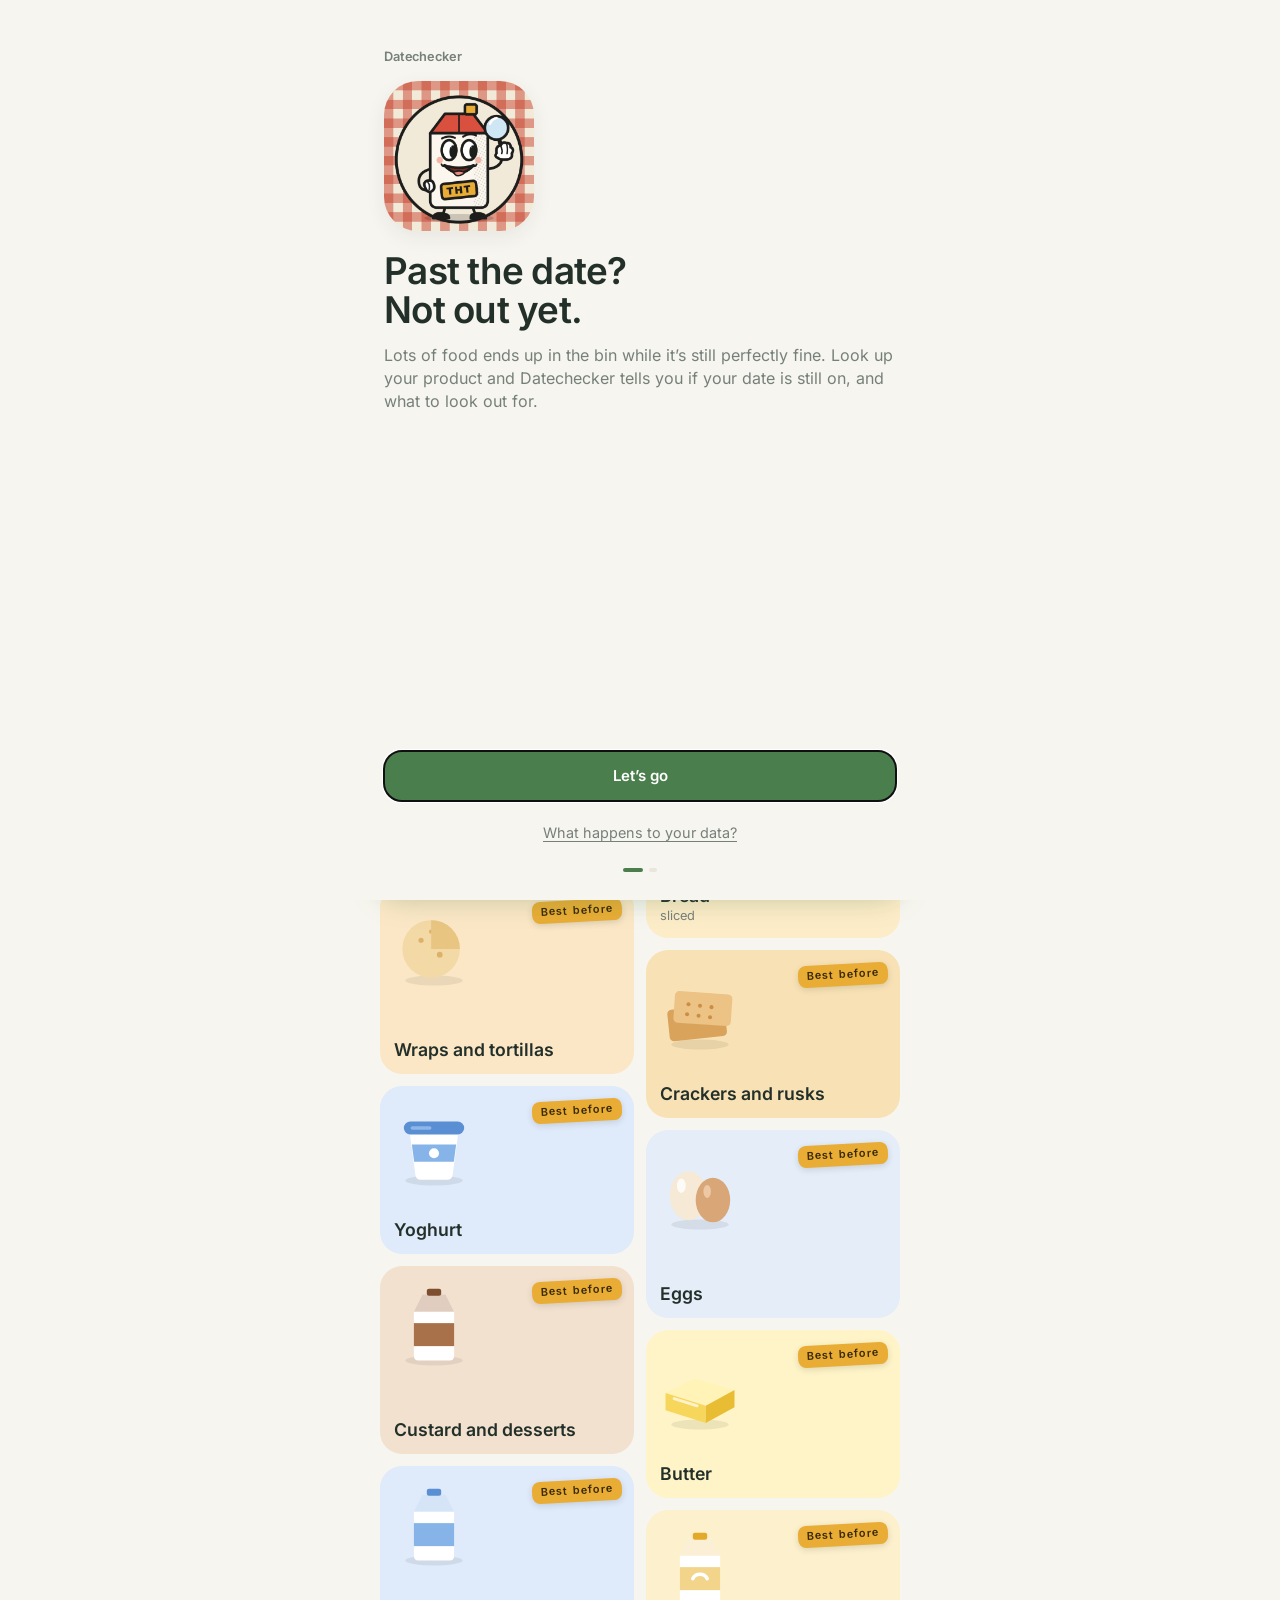
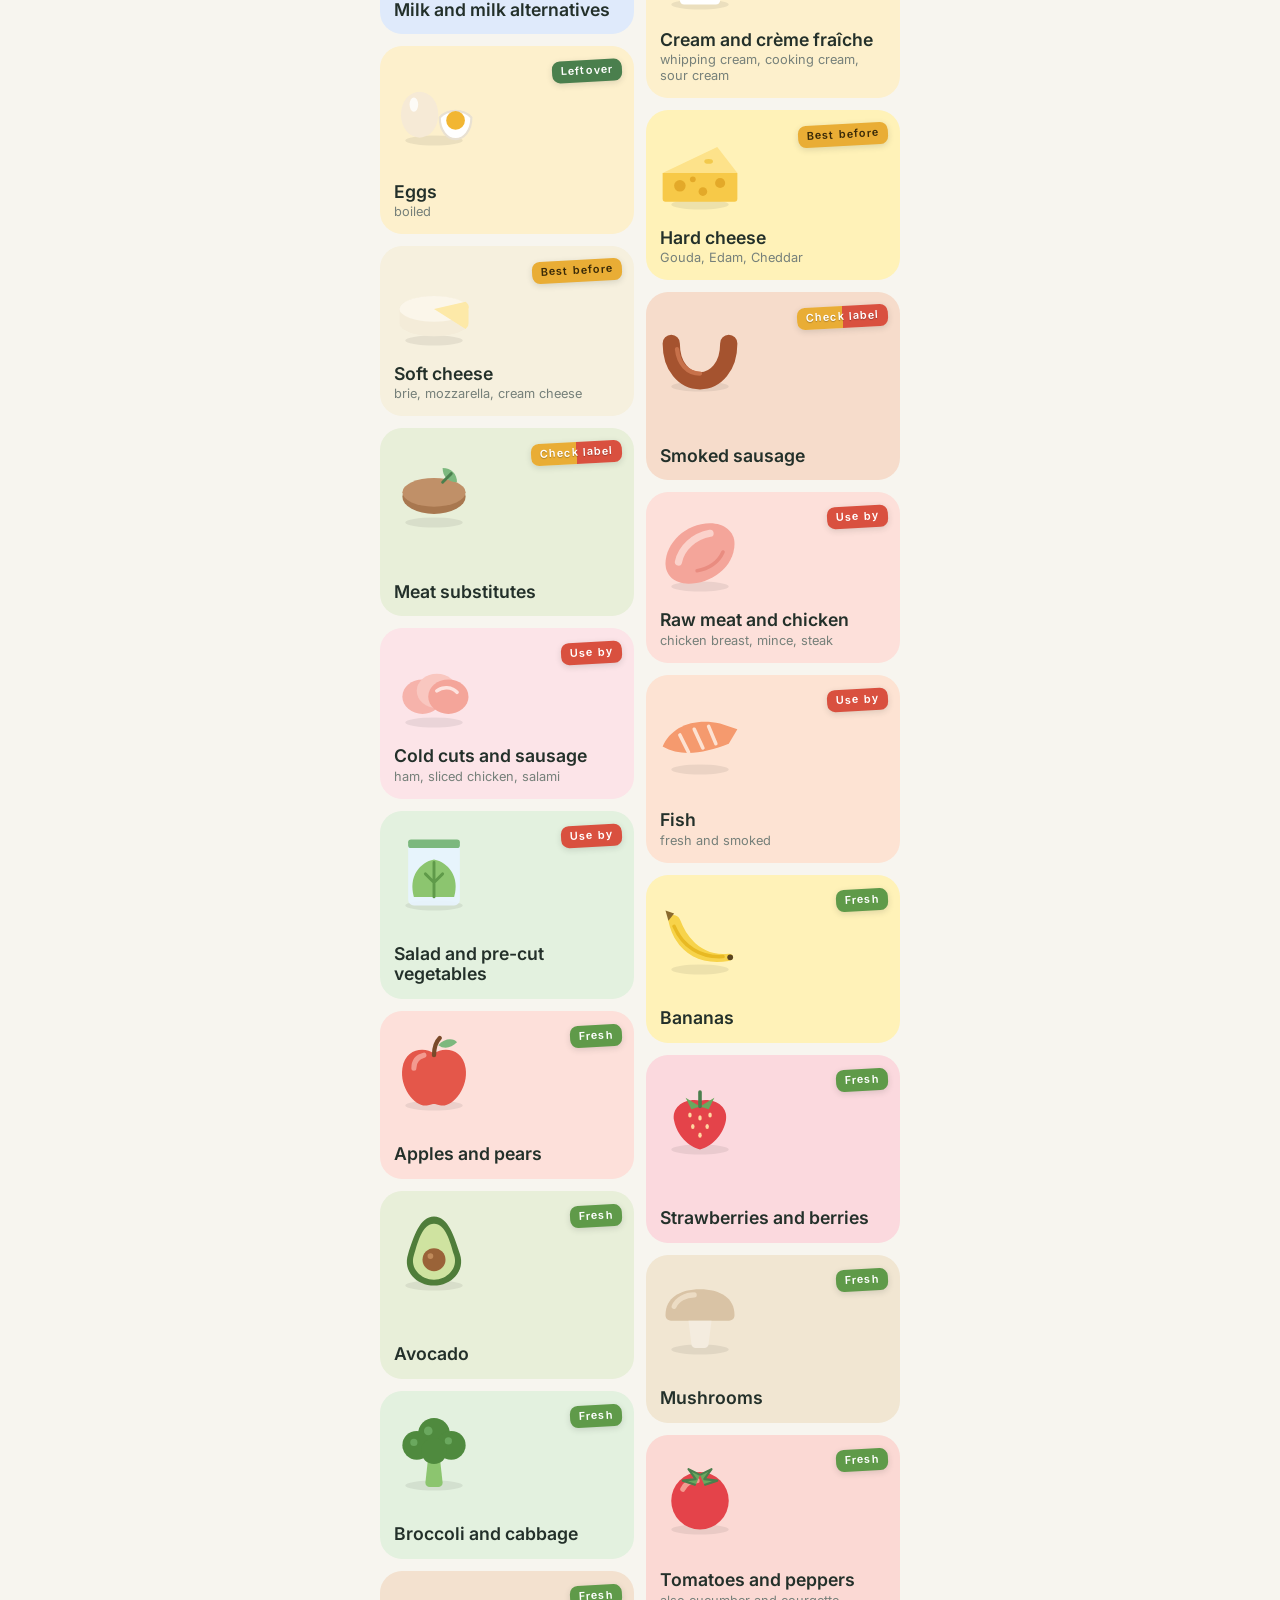
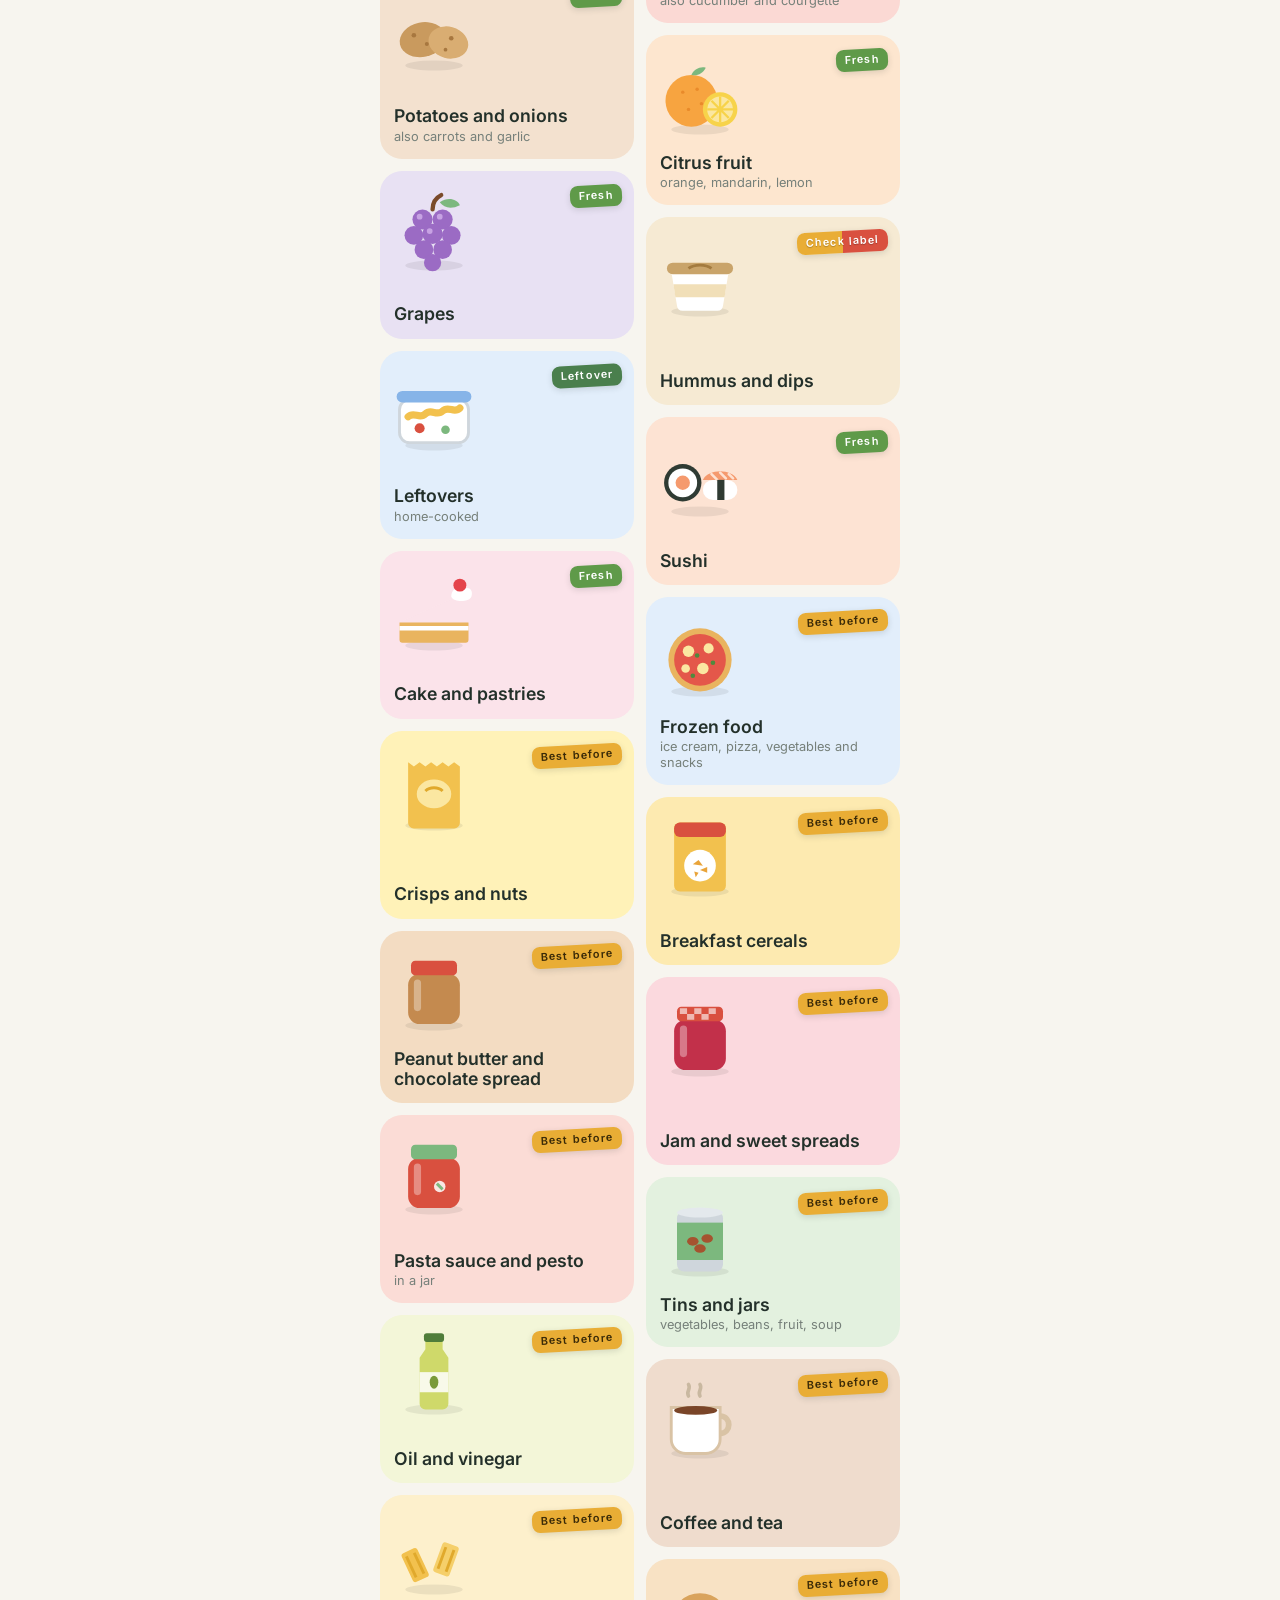
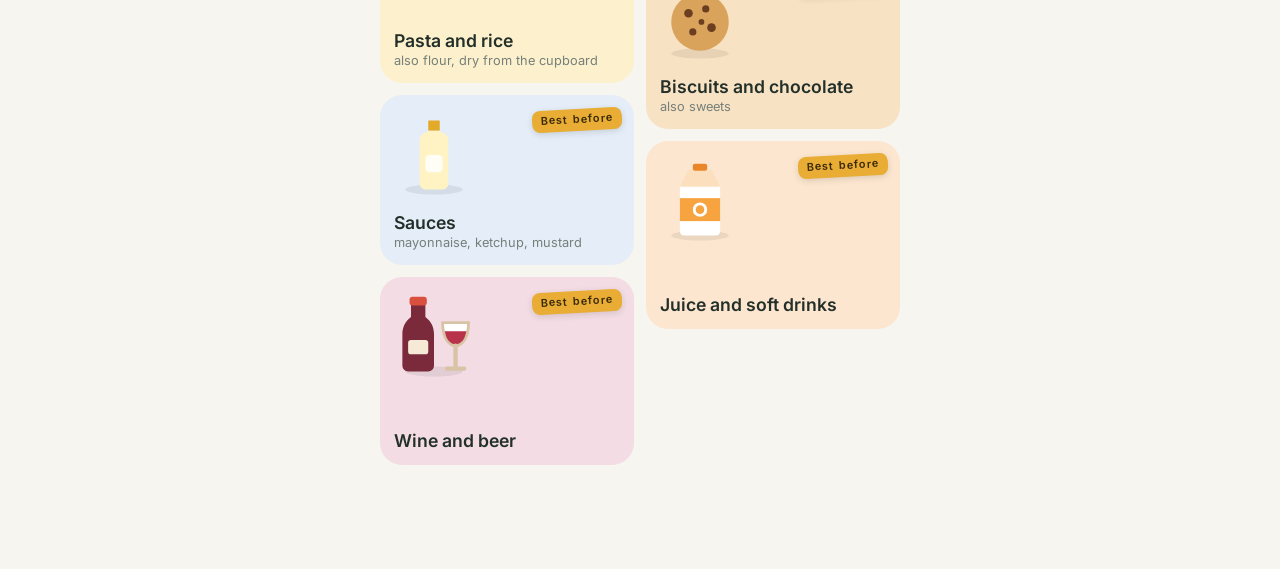
<file: index.html>
<!doctype html>
<html lang="en">
<head>
<meta charset="utf-8">
<meta name="viewport" content="width=device-width, initial-scale=1, viewport-fit=cover">
<meta name="color-scheme" content="light">
<meta name="theme-color" content="#f7f5ef">
<title>Datechecker</title>
<!-- Op het beginscherm: eigen icoon, naam en geen adresbalk -->
<link rel="manifest" href="manifest.webmanifest">
<link rel="icon" href="icons/icon-192.png">
<link rel="apple-touch-icon" href="icons/apple-touch-icon.png">
<meta name="apple-mobile-web-app-capable" content="yes">
<meta name="mobile-web-app-capable" content="yes">
<meta name="apple-mobile-web-app-status-bar-style" content="default">
<meta name="apple-mobile-web-app-title" content="Datechecker">
<link rel="stylesheet" href="css/fonts.css">
<link rel="stylesheet" href="css/app.css">
</head>
<body>

<header class="topbar">
  <div class="brand-row">
    <img class="brand-icon" src="icons/icon-192.png" alt="">
    <span class="brand">Datechecker</span>
    <span class="zonde">an app by Zonde.</span>
  </div>
  <h1 id="page-title"></h1>
</header>

<button id="update-banner" class="update-banner hidden">There’s a new version of the app. <b>Tap to refresh</b></button>

<div id="storage-warning" class="warning hidden">
  This browser doesn’t save your data. Anything you add is gone when you close it.
</div>

<main>
  <!-- ZOEKEN -->
  <section id="tab-zoeken">
    <label class="search-wrap">
      <svg viewBox="0 0 24 24" aria-hidden="true"><circle cx="11" cy="11" r="6.5" fill="none" stroke="currentColor" stroke-width="2"/><path d="M16 16l4.5 4.5" stroke="currentColor" stroke-width="2" stroke-linecap="round"/></svg>
      <input type="search" id="search" class="search" placeholder="Search a product, e.g. yoghurt" autocomplete="off" enterkeyhint="search" aria-label="Search a product">
    </label>
    <div id="search-results"></div>
  </section>

  <!-- DATING TIPS -->
  <section id="tab-tips" class="hidden">
    <p class="tab-intro">Keep your food good for longer, so you have to ghost less often.</p>
    <div id="tips-body"></div>
  </section>

  <!-- TWEEDE LEVEN (fase 4) -->
  <section id="tab-tweede-leven" class="hidden">
    <p class="tab-intro">Past its best, but still good? Give it a second chance.</p>
    <div id="tl-body"></div>
  </section>

  <!-- INSTELLINGEN -->
  <section id="tab-instellingen" class="hidden">
    <div class="alleen-plus hidden">
    <h2>Datechecker Plus</h2>
    <p class="muted small">Add your own products and recipes. One-time, no subscription. Checking food always stays free.</p>
    <div id="set-plus"></div>

    <h2>Support Datechecker</h2>
    <p class="muted small">Datechecker is free and ad-free. Want to thank the maker? You can, with a small amount of your choice.</p>
    <div id="set-steun"></div>
    </div>

    <h2>Backup</h2>
    <p class="muted small">On an iPhone, Safari deletes your data if you don’t open the app for 7 days, unless it’s on your home screen. So a backup is smart. <span id="backup-info"></span></p>
    <button class="settings-row" id="backup-save"><span>Save as file</span><span class="muted">›</span></button>
    <button class="settings-row" id="backup-restore"><span>Restore backup</span><span class="muted">›</span></button>
    <input type="file" id="backup-file" accept="application/json,.json" hidden>

    <h2>Other</h2>
    <button class="settings-row" id="settings-welcome"><span>Show welcome screen again</span><span class="muted">›</span></button>
    <button class="settings-row" data-open-privacy><span>Privacy: what happens to your data?</span><span class="muted">›</span></button>
    <a class="settings-row alleen-plus hidden" href="voorwaarden.html" target="_blank" rel="noopener"><span>Datechecker Plus terms</span><span class="muted">›</span></a>
  </section>
</main>

<nav class="tabbar">
  <button data-tab="zoeken" class="on" aria-label="Search">
    <svg viewBox="0 0 24 24" aria-hidden="true"><circle cx="11" cy="11" r="6.5" fill="none" stroke="currentColor" stroke-width="2"/><path d="M16 16l4.5 4.5" stroke="currentColor" stroke-width="2" stroke-linecap="round"/></svg>
    <span>Search</span>
  </button>
  <button data-tab="tips" aria-label="Dating tips">
    <svg viewBox="0 0 24 24" aria-hidden="true"><path d="M9 18h6M10 21h4M12 3a6 6 0 0 0-3.5 10.9c.6.4 1 1.1 1 1.8V16h5v-.3c0-.7.4-1.4 1-1.8A6 6 0 0 0 12 3z" fill="none" stroke="currentColor" stroke-width="2" stroke-linecap="round" stroke-linejoin="round"/></svg>
    <span>Tips</span>
  </button>
  <button data-tab="tweede-leven" aria-label="Second chance">
    <svg viewBox="0 0 24 24" aria-hidden="true"><path d="M5 19c0-8 5-13 14-14-1 9-6 14-14 14zM5 19l7-7" fill="none" stroke="currentColor" stroke-width="2" stroke-linecap="round" stroke-linejoin="round"/></svg>
    <span>Second chance</span>
  </button>
  <button data-tab="instellingen" aria-label="Settings">
    <svg viewBox="0 0 24 24" aria-hidden="true"><path d="M4 7h10M18 7h2M4 17h4M12 17h8" stroke="currentColor" stroke-width="2" stroke-linecap="round"/><circle cx="16" cy="7" r="2" fill="none" stroke="currentColor" stroke-width="2"/><circle cx="10" cy="17" r="2" fill="none" stroke="currentColor" stroke-width="2"/></svg>
    <span>Settings</span>
  </button>
</nav>

<dialog id="privacy-sheet" class="sheet">
  <div class="sheet-handle"></div>
  <div class="sheet-body privacy">
    <h2 class="sheet-title">Privacy</h2>
    <p><strong>In short: this app collects nothing about you.</strong> No account, no ads and no tracking. The maker of the app can’t see what you look up. Only when you say you ate something does an anonymous signal go to the shared counter.</p>

    <h3>What stays on your phone</h3>
    <p>Everything you put in the app, and your settings. It’s only stored in the browser on your own phone. Delete the app or the website data and it’s gone. That’s why you can make a backup; you keep that file yourself, wherever you like.</p>

    <h3>Services that see something</h3>
    <p>Like any website, the services the app uses see your IP address:</p>
    <ul>
      <li><b>GitHub Pages</b> delivers the app itself.</li>
      <li><b>Cloudflare</b> keeps the shared counter. When you choose “Eaten”, it only receives the estimated weight (for example 500 grams) and a random number your phone makes up itself. Not which product, not when you checked it, and nothing about you. That number only exists to stop anyone from inflating the counter (20 per day at most) and is deleted after 2 days.</li>
      <li class="alleen-plus hidden"><b>Stripe</b> processes the payment when you support Datechecker or buy Plus. Stripe then sees your payment details and email address, like with any online payment. Datechecker itself doesn’t get them: after payment, the counter only checks with Stripe whether payment was made, and stores an unlock code. Who paid isn’t stored with it.</li>
    </ul>
    <p>The fonts are built into the app itself; no other service is used for them.</p>

    <h3>Delete everything</h3>
    <p>Remove the app from your home screen, or clear the website data in your Safari settings.</p>
    <p class="muted small">Updated on 2 November 2026.</p>
  </div>
</dialog>

<!-- Welkom (eerste keer) -->
<dialog id="welcome" class="welcome">
  <div class="w-step">
    <span class="brand">Datechecker</span>
    <img class="w-mascot" src="icons/icon-512.png" alt="">
    <h2 class="w-title">Past the date?<br>Not out yet.</h2>
    <p>Lots of food ends up in the bin while it’s still perfectly fine. Look up your product and Datechecker tells you if your date is still on, and what to look out for.</p>
    <button class="btn primary" id="w-start">Let’s go</button>
    <button class="link w-privacy" data-open-privacy>What happens to your data?</button>
  </div>
  <div class="w-step hidden">
    <span class="brand">1 of 1</span>
    <h2 class="w-title" id="w-home-title">Add the app to your home screen</h2>
    <div id="w-homescreen"></div>
    <button class="btn primary" id="w-done">Get started</button>
  </div>
  <div class="w-dots"><span></span><span></span></div>
</dialog>

<!-- Productpagina: schermvullend, met een gekleurd vlak bovenaan -->
<dialog id="product-sheet" class="product-view">
  <div class="hero gingham-soft" id="product-hero">
    <button class="back" id="product-back" aria-label="Back">
      <svg viewBox="0 0 24 24" width="22" height="22" aria-hidden="true"><path d="M15 5l-7 7 7 7" fill="none" stroke="currentColor" stroke-width="2.4" stroke-linecap="round" stroke-linejoin="round"/></svg>
    </button>
    <div id="product-hero-icon"></div>
  </div>
  <div class="panel product" id="product-body"></div>
</dialog>

<!-- Datechecker Plus -->
<dialog id="plus-sheet" class="sheet">
  <div class="sheet-handle"></div>
  <div class="sheet-body plus" id="plus-body"></div>
</dialog>

<!-- Eigen product of recept toevoegen (Plus) -->
<dialog id="eigen-sheet" class="sheet">
  <div class="sheet-handle"></div>
  <div class="sheet-body eigen" id="eigen-body"></div>
</dialog>

<!-- Recept -->
<dialog id="recept-sheet" class="sheet">
  <div class="sheet-handle"></div>
  <div class="sheet-body recipe" id="recept-body"></div>
</dialog>

<!-- Uitleg THT en TGT -->
<dialog id="info-sheet" class="sheet">
  <div class="sheet-handle"></div>
  <div class="sheet-body info">
    <h2 class="sheet-title">Two kinds of dates</h2>
    <div class="info-card tht">
      <span class="sticker tht">Best before</span>
      <h3>Best before</h3>
      <p>A quality date. Until that date the food is at its best. After it, it’s often still fine: look, smell and taste. This is where you can save the most food.</p>
      <p class="muted small">For example: bread, yoghurt, cheese, eggs, pasta, rice, biscuits.</p>
    </div>
    <div class="info-card tgt">
      <span class="sticker tgt">Use by</span>
      <h3>Use by</h3>
      <p>A safety date. Don’t eat it after the date, even if it looks fine. You can’t see or smell harmful bacteria. You can freeze it before the date, though.</p>
      <p class="muted small">For example: fresh meat, chicken, fish, cold cuts.</p>
    </div>
    <p class="source">Source: <a href="https://www.voedingscentrum.nl/encyclopedie/houdbaarheidsdatums-tht-tgt.aspx" target="_blank" rel="noopener">Voedingscentrum</a></p>
  </div>
</dialog>

<div id="toast" class="toast"></div>

<script src="js/db.js"></script>
<script src="js/app.js"></script>
<script src="js/iconen.js"></script>
<script src="js/producten.js"></script>
<script src="js/zoeken.js"></script>
<script src="js/product.js"></script>
<script src="js/tips.js"></script>
<script src="js/tweedeleven.js"></script>
<script src="js/gered.js"></script>
<script src="js/plus.js"></script>
<script src="js/onboarding.js"></script>
<script src="js/backup.js"></script>
<script src="js/pwa.js"></script>
</body>
</html>
</file>
<file: css/fonts.css>
/* Lettertypes in de app zelf (SIL Open Font License), zodat de app offline werkt en Google niet meekijkt. Alleen de latin-tekens. */
@font-face {
  font-family: 'DM Serif Display';
  font-style: normal;
  font-weight: 400;
  font-display: swap;
  src: url(../fonts/DMSerifDisplay.woff2) format('woff2');
}
@font-face {
  font-family: 'Inter';
  font-style: normal;
  font-weight: 400 600;
  font-display: swap;
  src: url(../fonts/Inter.woff2) format('woff2');
}
</file>
<file: css/app.css>
/* Datechecker, een app van Zonde.
   Vrolijk en zacht: pastelkaarten, platte iconen, ronde vormen en een groene onderbalk.
   Knipoog naar de serie: het geruite tafelkleed (achter het icoon op de productpagina) en de supermarktstickers. */
:root {
  --bg: #f7f5ef;
  --card: #ffffff;
  --ink: #23302a;
  --muted: #76807a;
  --line: #e9e6dc;
  --soft: #f0eee6;
  --green: #7cb87e;
  --green-dark: #4a7f4d;
  --green-soft: #e3f1df;
  --tomato: #d9503f;
  --tomato-soft: #fde0da;
  --mustard: #e9ad35;
  --mustard-soft: #fdf0cc;
  --danger: #b8432f;
  --round: ui-rounded, "SF Pro Rounded", "Nunito", Inter, system-ui, -apple-system, "Segoe UI", sans-serif;
  --sans: Inter, system-ui, -apple-system, "Segoe UI", Roboto, sans-serif;
  --radius: 22px;
  --shadow: 0 6px 20px rgba(35, 48, 42, .07);
  --tabbar-h: 64px;
  --safe-b: env(safe-area-inset-bottom, 0px);
}

* { box-sizing: border-box; -webkit-tap-highlight-color: transparent; }
html { background: var(--bg); }
body {
  margin: 0 auto;
  max-width: 560px;
  min-height: 100vh;
  font-family: var(--round);
  font-size: 15px;
  line-height: 1.45;
  background: var(--bg);
  color: var(--ink);
  padding-bottom: calc(var(--tabbar-h) + var(--safe-b) + 40px);
}
button { font: inherit; color: inherit; }
h1, h2, h3 { margin: 0; font-weight: 700; }
h2 { font-size: 1.15rem; }
.hidden { display: none !important; }
.muted { color: var(--muted); }
.small { font-size: .85rem; }
.row { display: flex; gap: 8px; }
.row > .btn { flex: 1; }

/* ---------- Kop ---------- */
.topbar {
  position: relative;
  background: var(--bg);
  padding: calc(env(safe-area-inset-top, 0px) + 12px) 20px 12px;
}
.brand-row { display: flex; align-items: center; gap: 8px; }
.brand-icon { width: 26px; height: 26px; border-radius: 8px; }
.brand { font-weight: 800; font-size: .95rem; letter-spacing: -.01em; }
.zonde { margin-left: auto; font-size: .72rem; color: var(--muted); }
.topbar h1 { font-size: 1.85rem; line-height: 1.12; letter-spacing: -.02em; margin-top: 14px; font-weight: 800; }
.topbar h1 em { font-style: normal; color: var(--tomato); }
main { padding: 0 20px; }

/* ---------- Onderbalk: zwevende groene pil ---------- */
.tabbar {
  position: fixed; z-index: 20;
  left: 16px; right: 16px; bottom: calc(var(--safe-b) + 12px);
  max-width: 528px; margin: 0 auto;
  height: var(--tabbar-h); padding: 8px;
  display: flex; gap: 6px; align-items: center;
  background: var(--green); border-radius: 26px;
  box-shadow: 0 10px 28px rgba(74, 127, 77, .35);
}
.tabbar button {
  flex: 1; height: 100%; border: 0; border-radius: 19px; background: none; cursor: pointer;
  display: flex; align-items: center; justify-content: center; gap: 8px;
  color: #fff; font-weight: 700; font-size: .85rem;
  transition: background-color .2s, color .2s, flex-grow .25s;
}
.tabbar svg { width: 22px; height: 22px; flex: none; }
.tabbar button span { display: none; white-space: nowrap; }
.tabbar button.on { flex: 1.8; background: #fff; color: var(--green-dark); }
.tabbar button.on span { display: inline; }

.warning {
  margin: 0 20px 12px; padding: 10px 12px; border-radius: 14px;
  background: var(--mustard-soft); color: #6b4310; font-size: .9rem;
}

/* ---------- Knoppen en chips ---------- */
.btn {
  display: block; width: 100%;
  min-height: 50px; padding: 12px 18px;
  border: 0; border-radius: 18px;
  background: var(--soft); cursor: pointer; font-weight: 700;
}
.btn.primary { background: var(--green-dark); color: #fff; }
.btn.danger { color: var(--danger); }
.btn.ghost { background: transparent; color: var(--muted); }
.btn.small { width: auto; min-height: 36px; padding: 6px 14px; font-size: .85rem; }
.btn:disabled { opacity: .35; cursor: default; }
.link { border: 0; background: none; padding: 6px 0; cursor: pointer; font-size: .85rem; text-decoration: underline; text-underline-offset: 3px; }

.chips { display: flex; flex-wrap: wrap; gap: 8px; }
.chip {
  flex: none;
  min-height: 40px; padding: 8px 16px;
  border: 0; border-radius: 14px;
  background: var(--soft); cursor: pointer; font-size: .9rem; font-weight: 600; white-space: nowrap;
}
.chip.on { background: var(--green-dark); color: #fff; }
.chip.warn.on { background: var(--tomato); color: #fff; }

.label { font-size: .8rem; font-weight: 700; color: var(--muted); margin: 22px 0 10px; }
.label .muted { font-weight: 500; }

.btn, .chip, .product-card, .cat-tile, .recent-card, .info-banner { transition: transform .12s ease, background-color .15s, color .15s; }
.btn:active, .chip:active, .product-card:active, .cat-tile:active, .recent-card:active, .info-banner:active { transform: scale(.97); }

.empty { text-align: center; padding: 30px 10px; }
.empty h2 { margin-bottom: 6px; }
.empty p { margin: 0 0 20px; }
.empty-icon { width: 84px; height: 84px; }

/* ---------- Supermarktsticker ---------- */
.sticker {
  display: inline-flex; align-items: center;
  padding: 3px 9px; border-radius: 8px;
  font-family: var(--sans); font-size: .68rem; font-weight: 700; letter-spacing: .1em;
  color: #fff; background: var(--ink);
  box-shadow: 0 2px 6px rgba(35, 48, 42, .15);
  transform: rotate(-3deg);
}
.sticker.tht { background: var(--mustard); color: #3a2a08; }
.sticker.tgt { background: var(--tomato); }
.sticker.kies { background: linear-gradient(90deg, var(--mustard) 50%, var(--tomato) 50%); color: #fff; text-shadow: 0 1px 1px rgba(0,0,0,.25); }
.sticker.zelf { background: var(--green-dark); }
.sticker.los { background: #5f9a49; color: #fff; }

/* ---------- Zoeken ---------- */
.search-wrap {
  display: flex; align-items: center; gap: 10px;
  padding: 0 16px; min-height: 54px; margin-top: 4px;
  background: var(--card); border-radius: 18px; box-shadow: var(--shadow);
  color: var(--muted);
}
.search-wrap svg { width: 20px; height: 20px; flex: none; }
.search {
  flex: 1; min-width: 0; height: 54px; border: 0; outline: 0; background: none;
  font: inherit; font-size: 16px; color: var(--ink); /* 16px: geen inzoomen op iPhone */
}
.search::placeholder { color: var(--muted); }
input[type=search]::-webkit-search-decoration { -webkit-appearance: none; }
#search-results { margin-top: 18px; }

.section-head { display: flex; align-items: center; justify-content: space-between; margin: 26px 0 12px; }
.section-head h2 { font-size: 1.1rem; }
.pill-link { border: 0; border-radius: 10px; padding: 6px 12px; background: var(--soft); font-size: .78rem; font-weight: 700; color: var(--muted); cursor: pointer; }

/* Banner bovenaan */
.info-banner {
  display: flex; align-items: center; justify-content: space-between; gap: 12px;
  width: 100%; padding: 18px; border: 0; border-radius: var(--radius); cursor: pointer; text-align: left;
  background: linear-gradient(135deg, #dcefd6, #c6e3c0);
  position: relative; overflow: hidden;
}
.info-text { display: flex; flex-direction: column; gap: 2px; }
.info-text b { font-size: 1.35rem; font-weight: 800; letter-spacing: -.01em; }
.info-text span { font-size: .88rem; color: #3f5a42; }
.info-text .info-link { margin-top: 10px; align-self: flex-start; padding: 6px 12px; border-radius: 10px; background: var(--green-dark); color: #fff; font-weight: 700; font-size: .8rem; }
.info-stickers { display: flex; flex-direction: column; gap: 10px; align-items: center; padding-right: 6px; }
.info-stickers .sticker { font-size: .95rem; padding: 6px 12px; }
.info-stickers .sticker.tgt { transform: rotate(6deg); }

/* Categorie-tegels */
.cat-row { display: flex; gap: 10px; overflow-x: auto; margin: 0 -20px; padding: 0 20px 4px; scrollbar-width: none; }
.cat-row::-webkit-scrollbar { display: none; }
.cat-row .cat-tile { flex: none; width: 78px; }
.cat-tile {
  display: flex; flex-direction: column; align-items: center; gap: 6px;
  border: 0; background: none; padding: 0; cursor: pointer; font-size: .8rem; font-weight: 600; color: var(--muted);
}
.cat-icon {
  width: 100%; aspect-ratio: 1; border-radius: 20px; background: var(--kleur);
  display: flex; align-items: center; justify-content: center;
  outline: 2.5px solid transparent; outline-offset: -2.5px; transition: outline-color .15s;
}
.cat-icon svg { width: 76%; height: 76%; }
.cat-tile.on { color: var(--ink); }
.cat-tile.on .cat-icon { outline-color: var(--green-dark); }

/* Onlangs opgezocht: horizontaal scrollen */
.recent-row { display: flex; gap: 10px; overflow-x: auto; margin: 0 -20px; padding: 2px 20px 6px; scrollbar-width: none; }
.recent-row::-webkit-scrollbar { display: none; }
.recent-card {
  flex: none; display: flex; align-items: center; gap: 8px;
  padding: 8px 14px 8px 8px; border: 0; border-radius: 16px; cursor: pointer;
  background: var(--card); box-shadow: var(--shadow); font-weight: 700; font-size: .9rem;
}
.recent-card svg { width: 36px; height: 36px; padding: 4px; border-radius: 11px; background: var(--kleur); }

/* Productkaarten: twee kolommen */
.product-grid { display: grid; grid-template-columns: 1fr 1fr; gap: 12px; align-items: start; }
.grid-col { display: flex; flex-direction: column; gap: 12px; }
.grid-col:nth-child(2) { margin-top: 44px; }
/* Net niet even hoog, voor het speelse om-en-om-effect */
.grid-col:nth-child(1) .product-card:nth-child(even), .grid-col:nth-child(2) .product-card:nth-child(odd) { min-height: 188px; }
.product-card {
  position: relative; display: flex; flex-direction: column; align-items: flex-start;
  min-height: 168px; padding: 14px; border: 0; border-radius: var(--radius); cursor: pointer; text-align: left;
  background: var(--kleur);
}
.card-icon { width: 92px; height: 92px; margin: 0 0 auto -6px; }
.product-card .sticker { position: absolute; top: 14px; right: 12px; }
.product-name { font-size: 1.1rem; font-weight: 800; line-height: 1.15; margin-top: 12px; }
.product-sub { font-size: .8rem; color: var(--muted); line-height: 1.25; margin-top: 2px; }

/* ---------- Productpagina ---------- */
dialog.product-view {
  position: fixed; inset: 0; width: 100%; max-width: 560px; height: 100vh; height: 100dvh; max-height: none;
  margin: 0 auto; padding: 0; border: 0; background: var(--bg); color: var(--ink);
  overflow-y: auto; -webkit-overflow-scrolling: touch;
}
dialog.product-view[open] { animation: slideIn .28s cubic-bezier(.2,.7,.2,1); }
dialog.product-view::backdrop { background: var(--bg); }
@keyframes slideIn { from { transform: translateX(30px); opacity: 0; } }
.hero {
  position: relative; height: 290px;
  display: flex; align-items: center; justify-content: center;
  background-color: var(--kleur);
  padding-top: env(safe-area-inset-top, 0px);
}
/* Heel licht geruit tafelkleed over de kleur */
.gingham-soft {
  background-image:
    linear-gradient(90deg, rgba(255,255,255,.35) 50%, transparent 50%),
    linear-gradient(rgba(255,255,255,.35) 50%, transparent 50%);
  background-size: 36px 36px;
}
.back {
  position: absolute; left: 16px; top: calc(env(safe-area-inset-top, 0px) + 14px);
  width: 44px; height: 44px; border: 0; border-radius: 14px; cursor: pointer;
  display: flex; align-items: center; justify-content: center;
  background: rgba(255,255,255,.75); color: var(--ink);
}
.hero-icon { width: 170px; height: 170px; margin-top: 10px; filter: drop-shadow(0 10px 14px rgba(35,48,42,.12)); }
.panel {
  position: relative; margin-top: -30px; min-height: calc(100dvh - 260px);
  padding: 26px 20px calc(36px + var(--safe-b));
  background: var(--card); border-radius: 30px 30px 0 0;
}
.kicker { font-size: .8rem; font-weight: 700; color: var(--muted); }
.product-title { font-size: 1.9rem; line-height: 1.1; letter-spacing: -.02em; margin: 2px 0 14px; font-weight: 800; }
.date-type { display: flex; align-items: flex-start; gap: 12px; padding: 12px 14px; border-radius: 16px; background: var(--soft); }
.date-type .sticker { flex: none; margin-top: 2px; }
.date-type p { margin: 0; font-size: .88rem; }
.product .chip { white-space: normal; text-align: left; max-width: 100%; }
.product h3 { margin: 26px 0 8px; font-size: 1rem; }
.product > p:not(.label) { margin: 0; }

/* Datum invullen */
.date-row { display: flex; gap: 8px; align-items: stretch; }
.date-input {
  flex: 1; min-width: 0; min-height: 50px; padding: 10px 14px;
  border: 2px solid var(--line); border-radius: 16px;
  background: var(--card); color: var(--ink); font: inherit; font-size: 16px; font-weight: 600;
  -webkit-appearance: none; appearance: none; text-align: left;
}
.date-input:focus { border-color: var(--green); outline: 0; }
.date-input::-webkit-date-and-time-value { text-align: left; }
.date-row .chip { min-height: 50px; }
.date-feedback { margin: 8px 2px 0 !important; min-height: 1.2em; font-weight: 700; font-size: .92rem; }

/* De drie uitkomsten */
.verdict {
  display: flex; align-items: center; gap: 14px;
  margin-top: 22px; padding: 16px; border-radius: var(--radius);
  animation: pop .35s cubic-bezier(.2,.9,.3,1.3) both;
}
.verdict-icon { flex: none; width: 58px; height: 58px; }
.verdict strong { display: block; font-size: 1.45rem; line-height: 1.1; font-weight: 800; letter-spacing: -.01em; }
.verdict p { margin: 4px 0 0; font-size: .9rem; }
.verdict.match { background: var(--green-soft); }
.verdict.twijfel { background: var(--mustard-soft); }
.verdict.ghost { background: var(--tomato-soft); }
.verdict.leeg { background: none; border: 2px dashed var(--line); color: var(--muted); animation: none; }
.verdict.leeg p { margin: 0; }
@keyframes pop { from { opacity: 0; transform: scale(.94); } }
.rule { margin: 8px 4px 0 !important; font-size: .88rem; color: var(--muted); }

/* Inklapbare blokken */
.fold { border-radius: 18px; background: var(--soft); margin-top: 10px; }
.fold:first-of-type { margin-top: 24px; }
.fold summary {
  list-style: none; cursor: pointer; padding: 15px 16px; font-weight: 700;
  display: flex; justify-content: space-between; align-items: center;
}
.fold summary::-webkit-details-marker { display: none; }
.fold summary::after {
  content: "+"; width: 26px; height: 26px; border-radius: 9px; background: var(--card);
  display: flex; align-items: center; justify-content: center; font-size: 1.1rem; color: var(--muted);
}
.fold[open] summary::after { content: "–"; }
.fold > :not(summary) { margin: 0 16px 16px; }
.checks, .ideas { padding-left: 20px; display: grid; gap: 8px; font-size: .93rem; }
.ideas li::marker { color: var(--green); }
.checks li::marker { color: var(--mustard); }

.disclaimer { margin-top: 24px !important; padding: 12px 14px; border-radius: 16px; background: var(--mustard-soft); font-size: .84rem; }
.source { margin-top: 12px !important; font-size: .76rem; color: var(--muted); }
.source a { color: inherit; }

/* ---------- Sheets (schuiven van onderen omhoog) ---------- */
dialog.sheet {
  position: fixed; inset: auto 0 0 0;
  width: 100%; max-width: 560px; max-height: 92vh; max-height: 92dvh;
  margin: 0 auto; padding: 0; border: 0;
  border-radius: 28px 28px 0 0;
  background: var(--card); color: var(--ink);
  display: none; flex-direction: column;
}
dialog.sheet:focus { outline: none; }
dialog.sheet[open] { display: flex; animation: up .22s ease-out; }
dialog.sheet::backdrop { background: rgba(35, 48, 42, .4); }
@keyframes up { from { transform: translateY(40px); opacity: 0; } }
/* Greep: een brede strook bovenaan om aan te slepen; het streepje is alleen de zichtbare hint. */
.sheet-handle {
  flex: none; width: 100%; height: 30px; cursor: grab;
  touch-action: none; display: flex; align-items: center; justify-content: center;
}
.sheet-handle::before { content: ""; width: 44px; height: 5px; border-radius: 3px; background: var(--line); }
.sheet-handle:active::before { background: var(--muted); }
/* flex-basis "auto" (niet 0): Safari op de iPhone liet het scherm anders inklappen tot een strookje. */
.sheet-body { overflow-y: auto; padding: 6px 20px calc(24px + var(--safe-b)); flex: 1 1 auto; min-height: 0; -webkit-overflow-scrolling: touch; }
.sheet-title { font-size: 1.6rem; font-weight: 800; letter-spacing: -.02em; margin-bottom: 14px; }

/* Uitleg THT/TGT */
.info-card { position: relative; padding: 18px 16px 14px; border-radius: var(--radius); margin-bottom: 12px; }
.info-card.tht { background: var(--mustard-soft); }
.info-card.tgt { background: var(--tomato-soft); }
.info-card .sticker { position: absolute; top: 16px; right: 14px; }
.info-card h3 { font-size: 1.15rem; margin-bottom: 6px; padding-right: 60px; }
.info-card p { margin: 0 0 6px; font-size: .92rem; }

/* ---------- Welkom ---------- */
dialog.welcome {
  position: fixed; inset: 0; width: 100%; max-width: 560px; height: 100vh; height: 100dvh; max-height: none;
  margin: 0 auto; padding: calc(env(safe-area-inset-top, 0px) + 48px) 24px calc(var(--safe-b) + 28px);
  border: 0; background: var(--bg); color: var(--ink);
  display: none; flex-direction: column;
}
dialog.welcome[open] { display: flex; }
dialog.welcome::backdrop { background: var(--bg); }
.w-step { flex: 1; display: flex; flex-direction: column; gap: 14px; }
.w-step .brand { color: var(--muted); font-size: .8rem; }
.w-step .btn:first-of-type { margin-top: auto; }
.w-title { font-size: 2.3rem; line-height: 1.08; letter-spacing: -.02em; font-weight: 800; }
.w-step p { margin: 0; color: var(--muted); font-size: 1rem; }
.w-step p.w-callout { color: var(--ink); background: var(--soft); border-radius: 16px; padding: 12px 14px; font-size: .95rem; }
.w-dots { display: flex; justify-content: center; gap: 6px; margin-top: 18px; }
.w-dots span { width: 8px; height: 4px; border-radius: 2px; background: var(--line); }
.w-dots span.on { width: 20px; background: var(--green-dark); }
.w-privacy { align-self: center; margin-top: 2px; font-size: .9rem; color: var(--muted); }

/* Beginscherm-stap */
.hs-steps { margin: 0; padding-left: 22px; display: flex; flex-direction: column; gap: 10px; font-size: 1.02rem; }
.hs-steps li::marker { font-weight: 700; }
.share-icon {
  display: inline-block; width: 15px; height: 18px; vertical-align: -3px; margin-left: 2px;
  background: url("data:image/svg+xml,%3Csvg xmlns='http://www.w3.org/2000/svg' viewBox='0 0 15 18'%3E%3Cpath d='M7.5 1v11M3.5 5l4-4 4 4M2.5 8H1v9h13V8h-1.5' fill='none' stroke='%2323302a' stroke-width='1.4' stroke-linecap='round' stroke-linejoin='round'/%3E%3C/svg%3E") no-repeat center / contain;
}
#w-homescreen { display: flex; flex-direction: column; gap: 14px; }

/* ---------- Instellingen ---------- */
#tab-instellingen h2 { margin: 22px 0 6px; }
#tab-instellingen h2:first-child { margin-top: 4px; }
.settings-row {
  display: flex; justify-content: space-between; align-items: center; width: 100%;
  min-height: 52px; padding: 10px 16px; margin-top: 8px; cursor: pointer; text-align: left;
  background: var(--card); border: 0; border-radius: 16px; box-shadow: var(--shadow); font-weight: 600;
}

/* Privacy */
.privacy h3 { margin: 18px 0 6px; font-size: 1rem; }
.privacy p, .privacy li { font-size: .95rem; line-height: 1.45; }
.privacy ul { margin: 6px 0; padding-left: 20px; }

/* ---------- Meldingen ---------- */
.toast {
  position: fixed; left: 50%; z-index: 100;
  bottom: calc(var(--tabbar-h) + var(--safe-b) + 40px);
  transform: translate(-50%, 20px); opacity: 0; pointer-events: none;
  background: var(--ink); color: #fff;
  padding: 10px 18px; border-radius: 14px; font-size: .88rem; font-weight: 600;
  transition: opacity .2s, transform .2s; white-space: nowrap;
}
.toast.show { opacity: 1; transform: translate(-50%, 0); }

/* Nieuwe versie */
.update-banner {
  position: fixed; z-index: 50; inset: auto; left: 12px; right: 12px; top: calc(env(safe-area-inset-top, 0px) + 8px);
  width: auto; height: auto; max-width: 536px; margin: 0 auto; padding: 12px 16px; border: 0; border-radius: 16px;
  background: var(--green-dark); color: #fff; font: inherit; font-size: .92rem; text-align: left;
  box-shadow: 0 6px 20px rgba(0,0,0,.2); cursor: pointer;
}
.update-banner b { display: block; margin-top: 2px; text-decoration: underline; }

@media (prefers-reduced-motion: reduce) {
  *, *::before, *::after { animation: none !important; transition: none !important; }
}
.product-sub-title { margin: -10px 0 14px !important; font-size: 1rem; color: var(--muted); font-weight: 600; }

/* ---------- Dating tips ---------- */
.tab-intro { margin: 0 0 16px; color: var(--muted); font-size: .95rem; }
.tip-filter { margin: 18px -20px 14px; padding: 0 20px; }
.chips.scroll-x { flex-wrap: nowrap; overflow-x: auto; scrollbar-width: none; }
.chips.scroll-x::-webkit-scrollbar { display: none; }
.tip-list { display: grid; gap: 12px; }
.tip-card { padding: 16px 18px; border-radius: var(--radius); background: var(--kleur); }
.tip-card.featured { padding: 20px; box-shadow: var(--shadow); }
.tip-card.featured h3 { font-size: 1.35rem; }
.tip-head { display: flex; align-items: center; gap: 8px; margin-bottom: 8px; }
.tip-icon { width: 34px; height: 34px; padding: 3px; border-radius: 11px; background: rgba(255,255,255,.7); }
.tip-cat { font-size: .78rem; font-weight: 700; color: var(--muted); }
.tip-card h3 { font-size: 1.12rem; font-weight: 800; letter-spacing: -.01em; margin-bottom: 4px; }
.tip-card p { margin: 0; font-size: .93rem; }
.tip-source { display: inline-block; margin-top: 8px; font-size: .74rem; color: var(--muted); }

/* ---------- Tweede leven ---------- */
.tl-note { display: flex; gap: 12px; align-items: center; padding: 14px 16px; border-radius: var(--radius); background: var(--green-soft); }
.tl-note-icon { flex: none; width: 40px; height: 40px; }
.tl-note p { margin: 0; font-size: .88rem; }

.recipe-row { display: flex; gap: 12px; overflow-x: auto; margin: 0 -20px; padding: 2px 20px 8px; scrollbar-width: none; scroll-snap-type: x mandatory; scroll-padding: 0 20px; }
.recipe-row::-webkit-scrollbar { display: none; }
.recipe-card {
  position: relative; flex: none; width: 150px; min-height: 190px; scroll-snap-align: start;
  display: flex; flex-direction: column; align-items: flex-start; text-align: left;
  padding: 14px; border: 0; border-radius: var(--radius); background: var(--kleur); cursor: pointer;
}
.recipe-icon { width: 70px; height: 70px; margin: 2px 0 auto -4px; }
.recipe-time { position: absolute; top: 14px; right: 12px; padding: 3px 8px; border-radius: 8px; background: rgba(255,255,255,.75); font-size: .72rem; font-weight: 700; }
.recipe-title { font-size: 1.05rem; font-weight: 800; line-height: 1.15; margin-top: 10px; }
.recipe-saves { font-size: .76rem; color: var(--muted); margin-top: 2px; }
.recipe-card:active { transform: scale(.97); }

.idea-list { display: grid; gap: 12px; }
.idea-card { padding: 12px; border-radius: var(--radius); background: var(--card); box-shadow: var(--shadow); }
.idea-head {
  display: flex; align-items: center; gap: 12px; width: 100%; padding: 0; border: 0; background: none;
  text-align: left; cursor: pointer;
}
.idea-icon { flex: none; width: 52px; height: 52px; padding: 5px; border-radius: 16px; background: var(--kleur); }
.idea-head b { display: block; font-size: 1.05rem; }
.idea-head small { color: var(--muted); font-size: .78rem; }
.idea-card .ideas { margin: 10px 4px 0; }
.recipe-links { display: flex; flex-wrap: wrap; gap: 6px; margin-top: 10px; }
.recipe-link { background: var(--green-soft); color: var(--green-dark); }
.fold .recipe-links { margin: 0 16px 16px; }

/* Receptscherm */
.recipe-hero { height: 150px; margin: 0 0 14px; border-radius: var(--radius); background: var(--kleur); display: flex; align-items: center; justify-content: center; }
.recipe-hero-icon { width: 120px; height: 120px; }
.recipe .sheet-title { margin: 2px 0 8px; }
.recipe > p { margin: 0; }
.recipe h3 { margin: 22px 0 8px; font-size: 1rem; }
.steps { margin: 0; padding-left: 0; list-style: none; counter-reset: stap; display: grid; gap: 10px; }
.steps li { counter-increment: stap; display: flex; gap: 12px; align-items: flex-start; font-size: .93rem; }
.steps li::before {
  content: counter(stap); flex: none; width: 26px; height: 26px; border-radius: 9px;
  display: flex; align-items: center; justify-content: center;
  background: var(--green-dark); color: #fff; font-weight: 800; font-size: .8rem;
}
.saved-row { margin-top: 0; }
.w-mascot { width: 150px; height: 150px; border-radius: 34px; box-shadow: var(--shadow); margin-bottom: 6px; }

/* ---------- Gered-teller ---------- */
.counter-card {
  display: flex; align-items: center; gap: 14px; margin-bottom: 14px;
  padding: 18px; border-radius: var(--radius); background: var(--card); box-shadow: var(--shadow);
}
.counter-icon { flex: none; width: 56px; height: 56px; }
.counter-text { display: flex; flex-direction: column; }
.counter-kicker { font-size: .78rem; font-weight: 700; color: var(--muted); }
.counter-big { font-size: 2.1rem; line-height: 1.05; font-weight: 800; letter-spacing: -.02em; color: var(--green-dark); }
.counter-sub { font-size: .9rem; font-weight: 600; }
.counter-me { margin: 6px 0 0; font-size: .8rem; color: var(--muted); }

/* "Is die date doorgegaan?" op het beginscherm */
.followup { display: grid; grid-template-columns: auto 1fr; gap: 10px 12px; align-items: center; margin-bottom: 14px; padding: 14px; border-radius: var(--radius); background: var(--kleur); }
.followup-icon { width: 48px; height: 48px; padding: 4px; border-radius: 14px; background: rgba(255,255,255,.7); }
.followup-text b { display: block; font-size: 1.05rem; }
.followup-text span { font-size: .85rem; color: var(--muted); }
.followup-buttons { grid-column: 1 / -1; display: flex; flex-wrap: wrap; gap: 6px; }
.followup-buttons .chip { background: rgba(255,255,255,.8); }
.followup-buttons .chip.on { background: var(--green-dark); color: #fff; }

/* Op de productpagina */
.eat-box { margin-top: 14px; padding: 14px; border-radius: 18px; border: 2px dashed var(--green); }
.eat-box p { margin: 0 0 10px; font-size: .9rem; }
.eat-box .btn { min-height: 46px; }
.eat-box.done { display: flex; align-items: center; gap: 12px; border-style: solid; background: var(--green-soft); }
.eat-box.done p { margin: 0; }
.eat-icon { flex: none; width: 40px; height: 40px; }

/* ---------- Datechecker Plus en steunen ---------- */
.plus-badge {
  display: inline-flex; align-items: center; padding: 2px 8px; border-radius: 8px;
  background: var(--ink); color: #fff; font-size: .68rem; font-weight: 800; letter-spacing: .06em; text-transform: uppercase;
}
.add-product {
  display: flex; align-items: center; gap: 12px; width: 100%; margin-top: 20px; padding: 14px 16px;
  border: 2px dashed var(--line); border-radius: var(--radius); background: var(--card); cursor: pointer; text-align: left;
}
.add-product > span:nth-child(2) { flex: 1; }
.add-product b { display: block; font-size: 1rem; }
.add-product small { color: var(--muted); font-size: .8rem; }
.add-plus {
  flex: none; width: 40px; height: 40px; border-radius: 14px; display: flex; align-items: center; justify-content: center;
  background: var(--green-soft); color: var(--green-dark); font-size: 1.6rem; font-weight: 700;
}
.recipe-card.add-card { background: var(--card); border: 2px dashed var(--line); }
.recipe-card.add-card .add-plus { margin: 4px 0 auto; }
.recipe-card.add-card .plus-badge { position: absolute; top: 14px; right: 12px; }
.eigen-badge {
  position: absolute; top: 44px; right: 12px; padding: 2px 8px; border-radius: 8px;
  background: rgba(255,255,255,.8); font-size: .68rem; font-weight: 800; color: var(--green-dark);
}
.eigen-banner { margin-top: 12px; padding: 12px 14px; border-radius: 16px; background: var(--green-soft); font-size: .88rem; }
.eigen-banner p { margin: 0 0 8px; }
.eigen-notitie { font-style: italic; }
.eigen-acties { margin-top: 18px; }
.btn.small.danger { border: 0; background: var(--tomato-soft); }

.plus-hero { height: 120px; margin-bottom: 12px; border-radius: var(--radius); background: var(--green-soft); display: flex; align-items: center; justify-content: center; }
.plus-hero-icon { width: 96px; height: 96px; }
.plus-lijst { margin: 6px 0 18px; padding-left: 20px; display: grid; gap: 8px; font-size: .93rem; }
.plus-lijst li::marker { color: var(--green); }
.plus a.btn { text-align: center; text-decoration: none; }
.plus-legal { margin: 8px 2px 0; }
.plus-legal a { color: inherit; }
.plus-code { display: flex; justify-content: space-between; align-items: center; margin: 14px 0 6px; padding: 14px 16px; border-radius: 16px; background: var(--soft); }
.plus-code b { font-size: 1.35rem; letter-spacing: .14em; font-family: var(--sans); }
.plus-code-form { display: flex; gap: 8px; margin: 0 16px 16px; }
.plus-code-form input { flex: 1; min-width: 0; }
.plus > p { margin: 0 0 10px; }

/* Formulieren voor eigen product en recept */
.eigen input[type=text], .eigen textarea, .eigen .select, .plus-code-form input {
  width: 100%; min-height: 48px; padding: 10px 14px; border: 2px solid var(--line); border-radius: 14px;
  background: var(--card); color: var(--ink); font: inherit; font-size: 16px;
}
.eigen textarea { resize: vertical; min-height: 90px; }
.eigen input:focus, .eigen textarea:focus, .eigen .select:focus { border-color: var(--green); outline: 0; }
.eigen .btn.primary { margin-top: 22px; }
.eigen .muted.small { margin: 6px 2px 0; }
.eigen .chips { gap: 6px; }

.steun-link { display: block; margin-top: 10px; text-align: center; font-size: .85rem; color: var(--muted); }
a.settings-row { color: inherit; text-decoration: none; }

/* Losse pagina (voorwaarden) */
body.los-document { padding-bottom: 40px; }
.voorwaarden { padding: calc(env(safe-area-inset-top, 0px) + 20px) 20px 20px; }
.voorwaarden .sheet-title { margin: 18px 0 2px; }
.voorwaarden h2 { margin: 22px 0 6px; font-size: 1.05rem; }
.voorwaarden p { margin: 0 0 10px; font-size: .95rem; }
.voorwaarden .pill-link { text-decoration: none; display: inline-block; }
</file>
